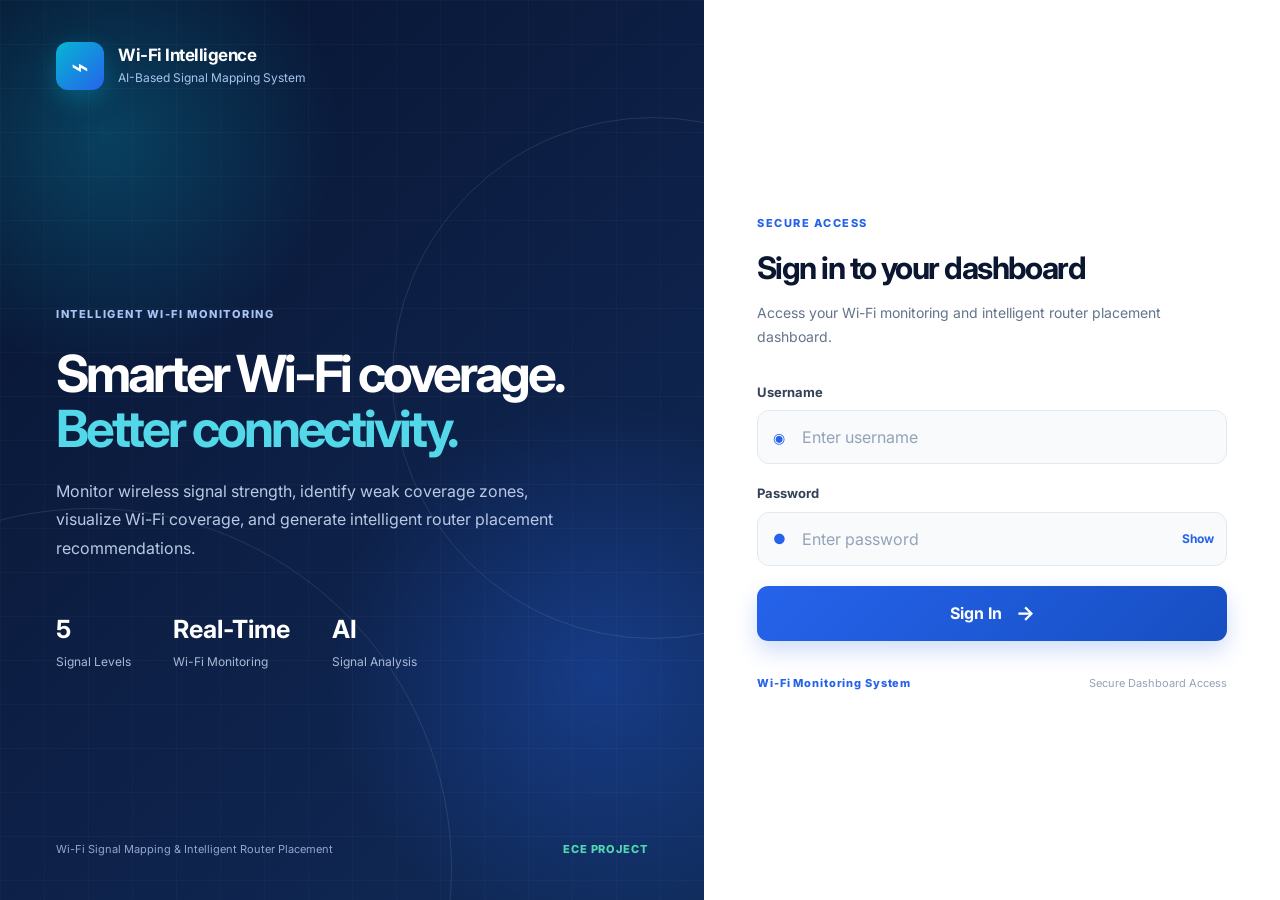
<file: index.html>
<!DOCTYPE html>
<html lang="en">
<head>
    <meta charset="UTF-8">
    <meta name="viewport" content="width=device-width, initial-scale=1.0">

    <title>Wi-Fi Intelligence | Sign In</title>

    <link rel="preconnect" href="https://fonts.googleapis.com">
    <link rel="preconnect" href="https://fonts.gstatic.com" crossorigin>

    <link
        href="https://fonts.googleapis.com/css2?family=Inter:wght@400;500;600;700;800&display=swap"
        rel="stylesheet"
    >

    <link rel="stylesheet" href="style.css">
</head>

<body class="login-page">

    <main class="login-wrapper">

        <!-- =====================================================
             LEFT SIDE - PROJECT INTRODUCTION
        ====================================================== -->

        <section class="login-visual">

            <div class="visual-overlay"></div>

            <!-- BRAND -->
            <div class="brand-block">

                <div class="brand-icon large">
                    ⌁
                </div>

                <div>
                    <h1>Wi-Fi Intelligence</h1>

                    <p>
                        AI-Based Signal Mapping System
                    </p>
                </div>

            </div>


            <!-- MAIN INTRODUCTION -->
            <div class="visual-content">

                <span class="eyebrow">
                    INTELLIGENT WI-FI MONITORING
                </span>


                <h2>

                    Smarter Wi-Fi coverage.

                    <span>
                        Better connectivity.
                    </span>

                </h2>


                <p>

                    Monitor wireless signal strength, identify
                    weak coverage zones, visualize Wi-Fi coverage,
                    and generate intelligent router placement
                    recommendations.

                </p>


                <!-- SYSTEM FEATURES -->
                <div class="visual-stats">

                    <div>

                        <strong>
                            5
                        </strong>

                        <span>
                            Signal Levels
                        </span>

                    </div>


                    <div>

                        <strong>
                            Real-Time
                        </strong>

                        <span>
                            Wi-Fi Monitoring
                        </span>

                    </div>


                    <div>

                        <strong>
                            AI
                        </strong>

                        <span>
                            Signal Analysis
                        </span>

                    </div>

                </div>

            </div>


            <!-- FOOTER -->
            <div class="visual-footer">

                <span>
                    Wi-Fi Signal Mapping &amp; Intelligent Router Placement
                </span>

                <span>
                    ECE PROJECT
                </span>

            </div>

        </section>



        <!-- =====================================================
             RIGHT SIDE - LOGIN
        ====================================================== -->

        <section class="login-panel">

            <div class="login-card">


                <!-- MOBILE BRAND -->
                <div class="mobile-logo">

                    <div class="brand-icon">
                        ⌁
                    </div>

                    <div>

                        <strong>
                            Wi-Fi Intelligence
                        </strong>

                        <span>
                            Signal Mapping System
                        </span>

                    </div>

                </div>



                <!-- LOGIN HEADING -->
                <div class="login-heading">

                    <span class="eyebrow blue">
                        SECURE ACCESS
                    </span>


                    <h2>
                        Sign in to your dashboard
                    </h2>


                    <p>
                        Access your Wi-Fi monitoring and
                        intelligent router placement dashboard.
                    </p>

                </div>



                <!-- =================================================
                     LOGIN FORM
                ================================================== -->

                <form
                    id="loginForm"
                    class="login-form"
                >


                    <!-- USERNAME -->
                    <div class="form-group">

                        <label for="username">
                            Username
                        </label>


                        <div class="input-wrapper">

                            <span class="input-icon">
                                ◉
                            </span>


                            <input
                                type="text"
                                id="username"
                                name="username"
                                placeholder="Enter username"
                                autocomplete="username"
                                required
                            >

                        </div>

                    </div>



                    <!-- PASSWORD -->
                    <div class="form-group">

                        <label for="password">
                            Password
                        </label>


                        <div class="input-wrapper">

                            <span class="input-icon">
                                ●
                            </span>


                            <input
                                type="password"
                                id="password"
                                name="password"
                                placeholder="Enter password"
                                autocomplete="current-password"
                                required
                            >


                            <button
                                type="button"
                                class="password-toggle"
                                id="togglePassword"
                                aria-label="Show password"
                            >
                                Show
                            </button>

                        </div>

                    </div>



                    <!-- LOGIN ERROR -->
                    <div
                        id="loginError"
                        class="login-error"
                        hidden
                    >
                        Invalid username or password.
                    </div>



                    <!-- LOGIN BUTTON -->
                    <button
                        type="submit"
                        class="primary-button login-button"
                    >

                        <span>
                            Sign In
                        </span>

                        <span class="button-arrow">
                            →
                        </span>

                    </button>


                </form>



                <!-- =================================================
                     SECURITY INFORMATION
                ================================================== -->

                <div class="login-bottom">

                    <span>
                        Wi-Fi Monitoring System
                    </span>

                    <span>
                        Secure Dashboard Access
                    </span>

                </div>


            </div>

        </section>

    </main>



    <!-- JAVASCRIPT -->
    <script src="script.js"></script>

</body>
</html>
</file>
<file: style.css>
:root {
    --navy: #0b1630;
    --navy-light: #14254a;
    --blue: #2563eb;
    --blue-light: #eff6ff;
    --cyan: #06b6d4;
    --green: #16a34a;
    --green-light: #dcfce7;
    --yellow: #eab308;
    --yellow-light: #fef9c3;
    --orange: #f97316;
    --orange-light: #ffedd5;
    --red: #ef4444;
    --red-light: #fee2e2;
    --purple: #8b5cf6;
    --white: #ffffff;
    --gray-50: #f8fafc;
    --gray-100: #f1f5f9;
    --gray-200: #e2e8f0;
    --gray-300: #cbd5e1;
    --gray-400: #94a3b8;
    --gray-500: #64748b;
    --gray-600: #475569;
    --gray-700: #334155;
    --gray-800: #1e293b;
    --shadow-sm: 0 2px 8px rgba(15, 23, 42, 0.05);
    --shadow-md: 0 12px 30px rgba(15, 23, 42, 0.08);
    --shadow-lg: 0 20px 50px rgba(15, 23, 42, 0.12);
    --radius-sm: 8px;
    --radius-md: 14px;
    --radius-lg: 20px;
    --transition: 0.25s ease;
}

* {
    margin: 0;
    padding: 0;
    box-sizing: border-box;
}

html {
    scroll-behavior: smooth;
}

body {
    font-family: "Inter", Arial, sans-serif;
    color: var(--gray-800);
    background: var(--gray-50);
    line-height: 1.5;
}

button,
input {
    font: inherit;
}

button {
    cursor: pointer;
}

a {
    color: inherit;
    text-decoration: none;
}

/* ------------------------------
   LOGIN PAGE
------------------------------ */

.login-page {
    min-height: 100vh;
    background: var(--white);
}

.login-wrapper {
    min-height: 100vh;
    display: grid;
    grid-template-columns: 1.1fr 0.9fr;
}

.login-visual {
    position: relative;
    overflow: hidden;
    padding: 42px 8%;
    color: var(--white);
    background:
        radial-gradient(circle at 15% 15%, rgba(6, 182, 212, 0.26), transparent 24%),
        radial-gradient(circle at 85% 75%, rgba(37, 99, 235, 0.35), transparent 30%),
        linear-gradient(135deg, #07142f 0%, #0d1f45 48%, #102b59 100%);
    display: flex;
    flex-direction: column;
    justify-content: space-between;
}

.login-visual::before,
.login-visual::after {
    content: "";
    position: absolute;
    border: 1px solid rgba(255, 255, 255, 0.1);
    border-radius: 50%;
    pointer-events: none;
}

.login-visual::before {
    width: 520px;
    height: 520px;
    top: 13%;
    right: -210px;
}

.login-visual::after {
    width: 720px;
    height: 720px;
    bottom: -330px;
    left: -270px;
}

.visual-overlay {
    position: absolute;
    inset: 0;
    background-image:
        linear-gradient(rgba(255,255,255,0.025) 1px, transparent 1px),
        linear-gradient(90deg, rgba(255,255,255,0.025) 1px, transparent 1px);
    background-size: 44px 44px;
    pointer-events: none;
}

.brand-block {
    position: relative;
    z-index: 1;
    display: flex;
    gap: 14px;
    align-items: center;
}

.brand-icon {
    width: 42px;
    height: 42px;
    display: grid;
    place-items: center;
    color: var(--white);
    font-size: 26px;
    border-radius: 12px;
    background: linear-gradient(135deg, var(--cyan), var(--blue));
    box-shadow: 0 8px 24px rgba(6, 182, 212, 0.3);
}

.brand-icon.large {
    width: 48px;
    height: 48px;
    font-size: 30px;
}

.brand-block h1 {
    font-size: 17px;
    line-height: 1.2;
    letter-spacing: -0.03em;
}

.brand-block p {
    margin-top: 3px;
    color: #a8c3ee;
    font-size: 12px;
}

.visual-content {
    position: relative;
    z-index: 1;
    max-width: 620px;
    margin-top: 80px;
    margin-bottom: 40px;
}

.eyebrow {
    display: inline-block;
    color: #a9c4f3;
    font-size: 11px;
    font-weight: 800;
    letter-spacing: 0.14em;
}

.eyebrow.blue {
    color: var(--blue);
}

.visual-content h2 {
    margin: 22px 0 20px;
    max-width: 580px;
    font-size: clamp(36px, 4vw, 62px);
    line-height: 1.08;
    letter-spacing: -0.06em;
}

.visual-content h2 span {
    display: block;
    color: #52d8e9;
}

.visual-content p {
    max-width: 500px;
    color: #b9c9e4;
    font-size: 16px;
    line-height: 1.8;
}

.visual-stats {
    display: flex;
    gap: 42px;
    margin-top: 48px;
}

.visual-stats div {
    display: flex;
    flex-direction: column;
    gap: 5px;
}

.visual-stats strong {
    font-size: 25px;
    color: var(--white);
}

.visual-stats span {
    color: #a9b9d5;
    font-size: 12px;
}

.visual-footer {
    position: relative;
    z-index: 1;
    display: flex;
    justify-content: space-between;
    gap: 20px;
    color: #91a7ce;
    font-size: 11px;
}

.visual-footer span:last-child {
    color: #51d8b1;
    font-weight: 800;
    letter-spacing: 0.08em;
}

.login-panel {
    display: flex;
    align-items: center;
    justify-content: center;
    padding: 40px 8%;
    background: var(--white);
}

.login-card {
    width: 100%;
    max-width: 470px;
}

.mobile-logo {
    display: none;
}

.login-heading {
    margin-bottom: 34px;
}

.login-heading h2 {
    margin: 12px 0 10px;
    color: var(--navy);
    font-size: 31px;
    letter-spacing: -0.05em;
}

.login-heading p {
    color: var(--gray-500);
    font-size: 14px;
    line-height: 1.7;
}

.login-form {
    display: flex;
    flex-direction: column;
    gap: 20px;
}

.form-group {
    display: flex;
    flex-direction: column;
    gap: 8px;
}

.form-group label {
    color: var(--gray-700);
    font-size: 13px;
    font-weight: 700;
}

.input-wrapper {
    position: relative;
    display: flex;
    align-items: center;
}

.input-icon {
    position: absolute;
    left: 16px;
    color: var(--blue);
    font-size: 14px;
    z-index: 1;
}

.input-wrapper input {
    width: 100%;
    height: 54px;
    padding: 0 50px 0 44px;
    color: var(--gray-800);
    border: 1px solid var(--gray-200);
    border-radius: 12px;
    outline: none;
    background: var(--gray-50);
    transition: var(--transition);
}

.input-wrapper input::placeholder {
    color: var(--gray-400);
}

.input-wrapper input:focus {
    border-color: var(--blue);
    background: var(--white);
    box-shadow: 0 0 0 4px rgba(37, 99, 235, 0.1);
}

.password-toggle {
    position: absolute;
    right: 13px;
    border: 0;
    color: var(--blue);
    background: transparent;
    font-size: 12px;
    font-weight: 700;
}

.primary-button,
.secondary-button,
.outline-button {
    border: 0;
    border-radius: 11px;
    font-weight: 700;
    transition: var(--transition);
}

.primary-button {
    display: flex;
    justify-content: center;
    align-items: center;
    gap: 14px;
    height: 55px;
    color: var(--white);
    background: linear-gradient(135deg, var(--blue), #174fc2);
    box-shadow: 0 10px 22px rgba(37, 99, 235, 0.22);
}

.primary-button:hover {
    transform: translateY(-2px);
    box-shadow: 0 14px 28px rgba(37, 99, 235, 0.3);
}

.button-arrow {
    font-size: 20px;
}

.login-error {
    padding: 12px 14px;
    color: #b91c1c;
    border: 1px solid #fecaca;
    border-radius: 10px;
    background: #fff1f2;
    font-size: 13px;
}

.demo-login-box {
    margin-top: 26px;
    padding: 16px;
    border: 1px solid #bae6fd;
    border-radius: 12px;
    background: #f0f9ff;
}

.demo-login-title {
    display: flex;
    align-items: center;
    gap: 8px;
    color: #075985;
    font-size: 12px;
    font-weight: 800;
}

.demo-dot {
    width: 8px;
    height: 8px;
    border-radius: 50%;
    background: var(--cyan);
}

.demo-credentials {
    display: flex;
    justify-content: space-between;
    gap: 10px;
    margin-top: 10px;
    color: #0369a1;
    font-size: 12px;
}

.demo-credentials strong {
    color: var(--navy);
}

.login-bottom {
    display: flex;
    justify-content: space-between;
    gap: 15px;
    margin-top: 34px;
    color: var(--gray-400);
    font-size: 11px;
}

.login-bottom span:first-child {
    color: var(--blue);
    font-weight: 800;
    letter-spacing: 0.08em;
}

/* ------------------------------
   DASHBOARD LAYOUT
------------------------------ */

.dashboard-page {
    background: var(--gray-50);
}

.app-layout {
    min-height: 100vh;
    display: flex;
}

.sidebar {
    position: fixed;
    top: 0;
    left: 0;
    z-index: 20;
    width: 265px;
    height: 100vh;
    display: flex;
    flex-direction: column;
    padding: 27px 18px 20px;
    color: var(--white);
    background: var(--navy);
}

.sidebar-brand {
    display: flex;
    align-items: center;
    gap: 11px;
    padding: 0 12px 28px;
    border-bottom: 1px solid rgba(255, 255, 255, 0.1);
}

.sidebar-brand strong {
    display: block;
    font-size: 13px;
    letter-spacing: -0.02em;
}

.sidebar-brand span {
    display: block;
    margin-top: 3px;
    color: #9db2d7;
    font-size: 10px;
}

.sidebar-nav {
    padding-top: 28px;
}

.nav-label {
    padding: 0 12px;
    color: #7086b0;
    font-size: 10px;
    font-weight: 800;
    letter-spacing: 0.13em;
}

.second-label {
    margin-top: 29px;
}

.nav-item {
    display: flex;
    align-items: center;
    gap: 13px;
    margin-top: 8px;
    padding: 12px;
    color: #a9b9d4;
    border-radius: 10px;
    font-size: 13px;
    font-weight: 600;
    transition: var(--transition);
}

.nav-item:hover,
.nav-item.active {
    color: var(--white);
    background: linear-gradient(90deg, rgba(37, 99, 235, 0.35), rgba(6, 182, 212, 0.1));
}

.nav-item.active {
    box-shadow: inset 3px 0 0 var(--cyan);
}

.nav-icon {
    width: 19px;
    color: #82a6e5;
    font-size: 17px;
    text-align: center;
}

.nav-item.active .nav-icon {
    color: #68e0eb;
}

.sidebar-bottom {
    margin-top: auto;
}

.sidebar-project-card {
    margin: 0 5px 20px;
    padding: 16px;
    border: 1px solid rgba(111, 160, 236, 0.25);
    border-radius: 13px;
    background: linear-gradient(135deg, rgba(37, 99, 235, 0.22), rgba(6, 182, 212, 0.09));
}

.project-chip {
    display: inline-block !important;
    margin-bottom: 10px;
    padding: 4px 7px;
    color: #91e7ed !important;
    border-radius: 5px;
    background: rgba(6, 182, 212, 0.14);
    font-size: 9px !important;
    font-weight: 800 !important;
    letter-spacing: 0.08em;
}

.sidebar-project-card h4 {
    font-size: 12px;
    line-height: 1.4;
}

.sidebar-project-card p {
    margin-top: 6px;
    color: #9fb0d0;
    font-size: 10px;
    line-height: 1.5;
}

.sidebar-user {
    display: flex;
    align-items: center;
    gap: 9px;
    padding: 14px 10px 0;
    border-top: 1px solid rgba(255, 255, 255, 0.1);
}

.avatar {
    width: 32px;
    height: 32px;
    display: grid;
    place-items: center;
    color: var(--white);
    border-radius: 10px;
    background: linear-gradient(135deg, var(--cyan), var(--blue));
    font-size: 12px;
    font-weight: 800;
}

.sidebar-user strong,
.sidebar-user span {
    display: block;
}

.sidebar-user strong {
    font-size: 11px;
}

.sidebar-user div span {
    margin-top: 2px;
    color: #8296bb;
    font-size: 9px;
}

.user-status {
    width: 8px;
    height: 8px;
    margin-left: auto;
    border: 2px solid var(--navy);
    border-radius: 50%;
    background: #22c55e;
}

.main-wrapper {
    width: calc(100% - 265px);
    margin-left: 265px;
}

.top-header {
    min-height: 84px;
    display: flex;
    justify-content: space-between;
    align-items: center;
    gap: 20px;
    padding: 18px 38px;
    border-bottom: 1px solid var(--gray-200);
    background: rgba(255, 255, 255, 0.92);
}

.header-left {
    display: flex;
    align-items: center;
    gap: 14px;
}

.header-title-row {
    display: flex;
    align-items: center;
    flex-wrap: wrap;
    gap: 10px;
}

.header-left h1 {
    color: var(--navy);
    font-size: 18px;
    letter-spacing: -0.04em;
}

.header-left p {
    margin-top: 4px;
    color: var(--gray-500);
    font-size: 11px;
}

.demo-badge,
.panel-tag,
.ai-status,
.alert-count {
    display: inline-flex;
    align-items: center;
    padding: 5px 8px;
    border-radius: 5px;
    font-size: 9px;
    font-weight: 800;
    letter-spacing: 0.06em;
}

.demo-badge {
    color: #0369a1;
    background: #e0f2fe;
}

.panel-tag {
    color: var(--gray-500);
    background: var(--gray-100);
}

.ai-status {
    color: #15803d;
    background: var(--green-light);
}

.alert-count {
    color: #c2410c;
    background: var(--orange-light);
}

.header-actions {
    display: flex;
    align-items: center;
    gap: 20px;
}

.system-online {
    display: flex;
    align-items: center;
    gap: 8px;
    color: var(--green);
    font-size: 12px;
    font-weight: 700;
}

.online-pulse,
.online-dot {
    display: inline-block;
    width: 8px;
    height: 8px;
    border-radius: 50%;
    background: #22c55e;
    box-shadow: 0 0 0 4px rgba(34, 197, 94, 0.13);
}

.header-divider {
    width: 1px;
    height: 25px;
    background: var(--gray-200);
}

.logout-button {
    display: flex;
    align-items: center;
    gap: 7px;
    padding: 9px 12px;
    color: var(--gray-600);
    border: 1px solid var(--gray-200);
    border-radius: 8px;
    background: var(--white);
    font-size: 12px;
    font-weight: 700;
    transition: var(--transition);
}

.logout-button:hover {
    color: var(--red);
    border-color: #fecaca;
    background: #fff7f7;
}

.mobile-menu-button {
    display: none;
    padding: 8px;
    color: var(--navy);
    border: 1px solid var(--gray-200);
    border-radius: 8px;
    background: var(--white);
}

/* ------------------------------
   DASHBOARD CONTENT
------------------------------ */

.dashboard-content {
    max-width: 1700px;
    margin: 0 auto;
    padding: 30px 38px 25px;
}

.demo-notice {
    display: flex;
    align-items: center;
    gap: 13px;
    margin-bottom: 25px;
    padding: 13px 16px;
    border: 1px solid #bae6fd;
    border-radius: 12px;
    background: #f0f9ff;
}

.notice-icon {
    width: 24px;
    height: 24px;
    display: grid;
    flex-shrink: 0;
    place-items: center;
    color: var(--white);
    border-radius: 50%;
    background: var(--blue);
    font-size: 12px;
    font-weight: 800;
}

.demo-notice strong {
    display: block;
    color: #075985;
    font-size: 12px;
}

.demo-notice p {
    margin-top: 2px;
    color: #0369a1;
    font-size: 11px;
}

.notice-label {
    margin-left: auto;
    color: #0284c7;
    font-size: 10px;
    font-weight: 800;
    letter-spacing: 0.07em;
    white-space: nowrap;
}

.stats-grid {
    display: grid;
    grid-template-columns: repeat(6, minmax(0, 1fr));
    gap: 16px;
    margin-bottom: 25px;
}

.stat-card {
    min-width: 0;
    padding: 18px;
    border: 1px solid var(--gray-200);
    border-radius: var(--radius-md);
    background: var(--white);
    box-shadow: var(--shadow-sm);
    transition: var(--transition);
}

.stat-card:hover {
    transform: translateY(-3px);
    box-shadow: var(--shadow-md);
}

.stat-card-top {
    display: flex;
    align-items: center;
    justify-content: space-between;
    gap: 8px;
    margin-bottom: 18px;
}

.stat-icon {
    width: 35px;
    height: 35px;
    display: grid;
    place-items: center;
    border-radius: 10px;
    font-size: 18px;
    font-weight: 800;
}

.blue-icon {
    color: var(--blue);
    background: var(--blue-light);
}

.green-icon {
    color: var(--green);
    background: var(--green-light);
}

.cyan-icon {
    color: #0891b2;
    background: #cffafe;
}

.orange-icon {
    color: var(--orange);
    background: var(--orange-light);
}

.purple-icon {
    color: var(--purple);
    background: #ede9fe;
}

.trend {
    padding: 4px 6px;
    border-radius: 5px;
    font-size: 9px;
    font-weight: 800;
}

.trend.positive {
    color: var(--green);
    background: var(--green-light);
}

.trend.neutral {
    color: var(--blue);
    background: var(--blue-light);
}

.stat-label {
    color: var(--gray-500);
    font-size: 11px;
    font-weight: 600;
}

.stat-card h2 {
    overflow: hidden;
    margin: 6px 0 4px;
    color: var(--navy);
    font-size: 24px;
    letter-spacing: -0.05em;
    text-overflow: ellipsis;
    white-space: nowrap;
}

.stat-card h2 small {
    color: var(--gray-400);
    font-size: 11px;
    font-weight: 600;
    letter-spacing: 0;
}

.stat-card h2.text-value {
    font-size: 16px;
    margin-top: 11px;
}

.stat-description {
    overflow: hidden;
    color: var(--gray-400);
    font-size: 10px;
    text-overflow: ellipsis;
    white-space: nowrap;
}

.status-pill {
    display: inline-flex;
    padding: 4px 7px;
    border-radius: 5px;
    font-size: 9px;
    font-weight: 800;
}

.status-pill.connected {
    color: var(--green);
    background: var(--green-light);
}

.dashboard-grid {
    display: grid;
    grid-template-columns: minmax(0, 1.15fr) minmax(340px, 0.85fr);
    gap: 22px;
}

.panel {
    min-width: 0;
    padding: 23px;
    border: 1px solid var(--gray-200);
    border-radius: var(--radius-lg);
    background: var(--white);
    box-shadow: var(--shadow-sm);
}

.wide-panel {
    grid-column: 1 / -1;
}

.panel-header {
    display: flex;
    align-items: flex-start;
    justify-content: space-between;
    gap: 15px;
    margin-bottom: 22px;
}

.section-kicker {
    display: block;
    margin-bottom: 5px;
    color: var(--blue);
    font-size: 9px;
    font-weight: 800;
    letter-spacing: 0.15em;
}

.panel-header h2 {
    color: var(--navy);
    font-size: 17px;
    letter-spacing: -0.04em;
}

.panel-subtitle {
    margin-top: 5px;
    color: var(--gray-500);
    font-size: 11px;
}

/* ------------------------------
   WI-FI INFORMATION
------------------------------ */

.wifi-info-layout {
    display: grid;
    grid-template-columns: minmax(300px, 0.8fr) minmax(400px, 1.2fr);
    align-items: center;
    gap: 26px;
}

.wifi-main-card {
    display: flex;
    align-items: center;
    gap: 22px;
    padding: 20px;
    border: 1px solid #dbeafe;
    border-radius: 15px;
    background: linear-gradient(135deg, #eff6ff, #f8fbff);
}

.wifi-signal-ring {
    width: 116px;
    height: 116px;
    display: grid;
    flex-shrink: 0;
    place-items: center;
    border: 9px solid #bfdbfe;
    border-right-color: var(--blue);
    border-bottom-color: var(--cyan);
    border-radius: 50%;
    transform: rotate(-32deg);
}

.wifi-signal-ring > div {
    display: flex;
    flex-direction: column;
    align-items: center;
    transform: rotate(32deg);
}

.wifi-signal-ring strong {
    color: var(--navy);
    font-size: 25px;
    line-height: 1;
}

.wifi-signal-ring span {
    margin-top: 4px;
    color: var(--gray-500);
    font-size: 10px;
}

.signal-badge {
    display: inline-block;
    padding: 5px 8px;
    border-radius: 5px;
    font-size: 10px;
    font-weight: 800;
}

.signal-badge.excellent {
    color: var(--green);
    background: var(--green-light);
}

.wifi-main-details h3 {
    margin: 10px 0 5px;
    color: var(--navy);
    font-size: 20px;
    letter-spacing: -0.04em;
}

.wifi-main-details p {
    color: var(--gray-500);
    font-size: 11px;
}

.wifi-details-grid {
    display: grid;
    grid-template-columns: repeat(2, 1fr);
    gap: 14px;
}

.detail-item {
    display: flex;
    align-items: center;
    gap: 12px;
    padding: 14px;
    border: 1px solid var(--gray-200);
    border-radius: 12px;
    background: var(--gray-50);
}

.detail-icon {
    width: 30px;
    height: 30px;
    display: grid;
    flex-shrink: 0;
    place-items: center;
    color: var(--blue);
    border-radius: 8px;
    background: var(--blue-light);
    font-size: 15px;
}

.detail-item span:not(.detail-icon) {
    display: block;
    color: var(--gray-500);
    font-size: 10px;
}

.detail-item strong {
    display: block;
    margin-top: 3px;
    color: var(--gray-800);
    font-size: 12px;
}

/* ------------------------------
   HEAT MAP
------------------------------ */

.heatmap-layout {
    display: grid;
    grid-template-columns: minmax(450px, 1fr) 280px;
    gap: 28px;
}

.heatmap-container {
    min-width: 0;
    padding: 18px;
    border: 1px solid var(--gray-200);
    border-radius: 15px;
    background: #f8fafc;
}

.heatmap-top-labels {
    display: grid;
    grid-template-columns: 30px repeat(8, 1fr);
    gap: 5px;
    margin-bottom: 5px;
    color: var(--gray-400);
    font-size: 10px;
    font-weight: 700;
    text-align: center;
}

.heatmap-body {
    display: grid;
    grid-template-columns: 30px 1fr;
    gap: 5px;
}

.heatmap-side-labels {
    display: grid;
    grid-template-rows: repeat(5, 1fr);
    gap: 5px;
    color: var(--gray-400);
    font-size: 10px;
    font-weight: 700;
    text-align: center;
}

.heatmap-side-labels span {
    display: grid;
    place-items: center;
}

.heatmap-grid {
    display: grid;
    grid-template-columns: repeat(8, 1fr);
    grid-template-rows: repeat(5, 50px);
    gap: 5px;
}

.heat-cell {
    position: relative;
    display: grid;
    place-items: center;
    border-radius: 7px;
    color: rgba(15, 23, 42, 0.65);
    font-size: 10px;
    font-weight: 800;
    cursor: help;
    transition: var(--transition);
}

.heat-cell:hover {
    z-index: 2;
    transform: scale(1.08);
    box-shadow: 0 6px 16px rgba(15, 23, 42, 0.2);
}

.heat-cell.current-cell {
    outline: 3px solid var(--navy);
    outline-offset: 2px;
}

.excellent-color {
    background: #22c55e;
}

.good-color {
    background: #86efac;
}

.fair-color {
    background: #fde047;
}

.poor-color {
    background: #fb923c;
}

.weak-color {
    background: #ef4444;
}

.heatmap-location-marker {
    display: flex;
    align-items: center;
    gap: 7px;
    margin-top: 14px;
    color: var(--gray-500);
    font-size: 10px;
    font-weight: 600;
}

.location-marker-dot {
    width: 8px;
    height: 8px;
    border: 2px solid var(--white);
    border-radius: 50%;
    background: var(--navy);
    box-shadow: 0 0 0 2px var(--navy);
}

.heatmap-side-panel {
    padding: 4px 0;
}

.heatmap-side-panel h3 {
    color: var(--navy);
    font-size: 14px;
}

.heatmap-side-panel > p {
    margin-top: 4px;
    color: var(--gray-500);
    font-size: 11px;
}

.legend-list {
    display: flex;
    flex-direction: column;
    gap: 12px;
    margin-top: 22px;
}

.legend-item {
    display: grid;
    grid-template-columns: 13px 1fr auto;
    align-items: center;
    gap: 8px;
    color: var(--gray-600);
    font-size: 10px;
}

.legend-item strong {
    color: var(--gray-400);
    font-size: 9px;
    font-weight: 600;
}

.legend-color {
    width: 12px;
    height: 12px;
    border-radius: 4px;
}

.heatmap-summary {
    display: grid;
    grid-template-columns: 1fr 1fr;
    gap: 10px;
    margin-top: 26px;
    padding-top: 18px;
    border-top: 1px solid var(--gray-200);
}

.heatmap-summary div {
    display: flex;
    flex-direction: column;
    gap: 4px;
}

.heatmap-summary span {
    color: var(--gray-500);
    font-size: 10px;
}

.heatmap-summary strong {
    color: var(--navy);
    font-size: 15px;
}

/* ------------------------------
   RECOMMENDATION
------------------------------ */

.recommendation-card {
    display: flex;
    align-items: flex-start;
    gap: 13px;
    padding: 17px;
    border: 1px solid #c4b5fd;
    border-radius: 13px;
    background: linear-gradient(135deg, #f5f3ff, #eef2ff);
}

.recommendation-icon {
    width: 35px;
    height: 35px;
    display: grid;
    flex-shrink: 0;
    place-items: center;
    color: var(--white);
    border-radius: 10px;
    background: linear-gradient(135deg, var(--purple), var(--blue));
    font-size: 18px;
}

.recommendation-label {
    color: var(--purple);
    font-size: 9px;
    font-weight: 800;
    letter-spacing: 0.07em;
}

.recommendation-card h3 {
    margin: 7px 0 6px;
    color: var(--navy);
    font-size: 14px;
    line-height: 1.4;
}

.recommendation-card p {
    color: var(--gray-600);
    font-size: 11px;
    line-height: 1.6;
}

.recommendation-points {
    display: flex;
    flex-direction: column;
    gap: 11px;
    margin: 20px 0;
}

.recommendation-points div {
    display: flex;
    align-items: center;
    gap: 8px;
    color: var(--gray-600);
    font-size: 11px;
}

.check-icon {
    width: 17px;
    height: 17px;
    display: grid;
    place-items: center;
    color: var(--green);
    border-radius: 50%;
    background: var(--green-light);
    font-size: 10px;
    font-weight: 800;
}

.secondary-button {
    display: flex;
    justify-content: space-between;
    align-items: center;
    width: 100%;
    padding: 12px 14px;
    color: var(--blue);
    border: 1px solid #bfdbfe;
    background: var(--blue-light);
    font-size: 11px;
}

.secondary-button:hover {
    background: #dbeafe;
}

/* ------------------------------
   COVERAGE SUMMARY
------------------------------ */

.coverage-score {
    display: flex;
    align-items: center;
    gap: 15px;
    margin-bottom: 22px;
}

.score-circle {
    width: 82px;
    height: 82px;
    display: flex;
    flex-direction: column;
    align-items: center;
    justify-content: center;
    flex-shrink: 0;
    border: 8px solid #bbf7d0;
    border-top-color: var(--green);
    border-radius: 50%;
}

.score-circle strong {
    color: var(--navy);
    font-size: 18px;
    line-height: 1;
}

.score-circle span {
    color: var(--gray-500);
    font-size: 9px;
}

.coverage-score h3 {
    color: var(--navy);
    font-size: 13px;
}

.coverage-score p {
    margin-top: 4px;
    color: var(--gray-500);
    font-size: 10px;
    line-height: 1.5;
}

.coverage-bars {
    display: flex;
    flex-direction: column;
    gap: 12px;
}

.coverage-row > div:first-child {
    display: flex;
    justify-content: space-between;
    gap: 10px;
    margin-bottom: 5px;
    color: var(--gray-600);
    font-size: 10px;
}

.coverage-row > div:first-child span {
    display: flex;
    align-items: center;
    gap: 6px;
}

.coverage-row strong {
    color: var(--gray-700);
    font-size: 10px;
}

.bar-dot {
    width: 7px;
    height: 7px;
    display: inline-block;
    border-radius: 50%;
}

.progress-track {
    height: 6px;
    overflow: hidden;
    border-radius: 20px;
    background: var(--gray-100);
}

.progress-bar {
    height: 100%;
    border-radius: 20px;
}

.excellent-bg {
    background: #22c55e;
}

.good-bg {
    background: #86efac;
}

.fair-bg {
    background: #fde047;
}

.poor-bg {
    background: #fb923c;
}

.weak-bg {
    background: #ef4444;
}

/* ------------------------------
   CHART
------------------------------ */

.chart-period {
    display: flex;
    gap: 6px;
}

.period-button {
    padding: 7px 10px;
    color: var(--gray-500);
    border: 1px solid var(--gray-200);
    border-radius: 7px;
    background: var(--white);
    font-size: 10px;
    font-weight: 700;
}

.period-button.active,
.period-button:hover {
    color: var(--blue);
    border-color: #bfdbfe;
    background: var(--blue-light);
}

.chart-wrapper {
    position: relative;
    height: 300px;
}

/* ------------------------------
   WEAK ZONES
------------------------------ */

.weak-zone-list {
    display: flex;
    flex-direction: column;
    gap: 12px;
}

.weak-zone-item {
    display: flex;
    align-items: center;
    gap: 11px;
    padding: 12px;
    border: 1px solid var(--gray-200);
    border-radius: 11px;
    background: var(--gray-50);
}

.weak-zone-icon {
    width: 30px;
    height: 30px;
    display: grid;
    flex-shrink: 0;
    place-items: center;
    border-radius: 9px;
    font-size: 13px;
    font-weight: 800;
}

.red-zone {
    color: var(--red);
    background: var(--red-light);
}

.orange-zone {
    color: var(--orange);
    background: var(--orange-light);
}

.weak-zone-content {
    min-width: 0;
    flex: 1;
}

.weak-zone-content h3 {
    overflow: hidden;
    color: var(--gray-800);
    font-size: 11px;
    text-overflow: ellipsis;
    white-space: nowrap;
}

.weak-zone-content p {
    margin-top: 3px;
    color: var(--gray-400);
    font-size: 9px;
}

.weak-zone-value {
    display: flex;
    flex-direction: column;
    align-items: flex-end;
}

.weak-zone-value strong {
    color: var(--red);
    font-size: 14px;
}

.weak-zone-value span {
    color: var(--gray-400);
    font-size: 9px;
}

.text-button {
    display: flex;
    justify-content: space-between;
    width: 100%;
    margin-top: 17px;
    padding: 0;
    color: var(--blue);
    border: 0;
    background: transparent;
    font-size: 11px;
    font-weight: 700;
}

/* ------------------------------
   DEVICE STATUS
------------------------------ */

.device-list {
    display: flex;
    flex-direction: column;
    gap: 13px;
}

.device-item {
    display: flex;
    align-items: center;
    gap: 11px;
}

.device-icon {
    width: 34px;
    height: 34px;
    display: grid;
    flex-shrink: 0;
    place-items: center;
    border-radius: 10px;
    font-size: 16px;
    font-weight: 700;
}

.green-device {
    color: var(--green);
    background: var(--green-light);
}

.blue-device {
    color: var(--blue);
    background: var(--blue-light);
}

.purple-device {
    color: var(--purple);
    background: #ede9fe;
}

.device-info {
    min-width: 0;
    flex: 1;
}

.device-info h3 {
    overflow: hidden;
    color: var(--gray-800);
    font-size: 11px;
    text-overflow: ellipsis;
    white-space: nowrap;
}

.device-info p {
    margin-top: 3px;
    overflow: hidden;
    color: var(--gray-400);
    font-size: 9px;
    text-overflow: ellipsis;
    white-space: nowrap;
}

.device-state {
    display: flex;
    align-items: center;
    gap: 6px;
    color: var(--green);
    font-size: 10px;
    font-weight: 700;
}

.system-footer {
    display: flex;
    justify-content: space-between;
    gap: 10px;
    margin-top: 20px;
    padding-top: 16px;
    border-top: 1px solid var(--gray-200);
    color: var(--gray-400);
    font-size: 10px;
}

.system-footer strong {
    color: var(--gray-600);
}

/* ------------------------------
   TABLE
------------------------------ */

.outline-button {
    padding: 9px 12px;
    color: var(--blue);
    border: 1px solid #bfdbfe;
    background: var(--white);
    font-size: 10px;
}

.outline-button:hover {
    background: var(--blue-light);
}

.table-wrapper {
    overflow-x: auto;
}

.measurements-table {
    width: 100%;
    min-width: 800px;
    border-collapse: collapse;
}

.measurements-table th {
    padding: 11px 12px;
    color: var(--gray-500);
    border-bottom: 1px solid var(--gray-200);
    background: var(--gray-50);
    font-size: 10px;
    font-weight: 800;
    text-align: left;
    white-space: nowrap;
}

.measurements-table th:first-child {
    border-radius: 8px 0 0 8px;
}

.measurements-table th:last-child {
    border-radius: 0 8px 8px 0;
}

.measurements-table td {
    padding: 14px 12px;
    color: var(--gray-600);
    border-bottom: 1px solid var(--gray-100);
    font-size: 10px;
    white-space: nowrap;
}

.measurements-table tbody tr:last-child td {
    border-bottom: 0;
}

.measurements-table tbody tr:hover {
    background: #f8fbff;
}

.table-status {
    display: inline-block;
    padding: 5px 7px;
    border-radius: 5px;
    font-size: 9px;
    font-weight: 800;
}

.table-status.excellent,
.table-status.good {
    color: var(--green);
    background: var(--green-light);
}

.table-status.fair {
    color: #a16207;
    background: var(--yellow-light);
}

.table-status.poor {
    color: #c2410c;
    background: var(--orange-light);
}

.table-status.weak {
    color: #b91c1c;
    background: var(--red-light);
}

.green-text {
    color: var(--green) !important;
}

.yellow-text {
    color: #ca8a04 !important;
}

.orange-text {
    color: var(--orange) !important;
}

.red-text {
    color: var(--red) !important;
}

.dashboard-footer {
    display: flex;
    justify-content: space-between;
    gap: 15px;
    margin-top: 28px;
    color: var(--gray-400);
    font-size: 10px;
}

/* ------------------------------
   RESPONSIVE DESIGN
------------------------------ */

@media (max-width: 1400px) {
    .stats-grid {
        grid-template-columns: repeat(3, minmax(0, 1fr));
    }

    .wifi-info-layout {
        grid-template-columns: 1fr;
    }
}

@media (max-width: 1100px) {
    .sidebar {
        width: 225px;
    }

    .main-wrapper {
        width: calc(100% - 225px);
        margin-left: 225px;
    }

    .top-header,
    .dashboard-content {
        padding-left: 25px;
        padding-right: 25px;
    }

    .dashboard-grid {
        grid-template-columns: 1fr;
    }

    .wide-panel {
        grid-column: auto;
    }

    .heatmap-layout {
        grid-template-columns: 1fr;
    }

    .heatmap-side-panel {
        padding-top: 0;
    }

    .legend-list {
        display: grid;
        grid-template-columns: repeat(2, 1fr);
    }
}

@media (max-width: 850px) {
    .login-wrapper {
        grid-template-columns: 1fr;
    }

    .login-visual {
        min-height: 400px;
        padding: 30px 8%;
    }

    .visual-content {
        margin-top: 45px;
    }

    .visual-content h2 {
        font-size: 42px;
    }

    .login-panel {
        padding: 50px 8%;
    }

    .sidebar {
        transform: translateX(-100%);
        transition: transform var(--transition);
    }

    .sidebar.open {
        transform: translateX(0);
        box-shadow: 15px 0 35px rgba(15, 23, 42, 0.2);
    }

    .main-wrapper {
        width: 100%;
        margin-left: 0;
    }

    .mobile-menu-button {
        display: block;
    }

    .top-header {
        padding: 15px 20px;
    }

    .dashboard-content {
        padding: 22px 20px;
    }

    .header-actions {
        gap: 10px;
    }

    .system-online {
        font-size: 0;
    }

    .system-online .online-pulse {
        width: 10px;
        height: 10px;
    }

    .header-divider {
        display: none;
    }
}

@media (max-width: 600px) {
    .login-visual {
        min-height: 360px;
        padding: 25px 24px;
    }

    .visual-content {
        margin-top: 35px;
        margin-bottom: 20px;
    }

    .visual-content h2 {
        margin-top: 14px;
        font-size: 35px;
    }

    .visual-content p {
        font-size: 13px;
    }

    .visual-stats {
        gap: 20px;
        margin-top: 28px;
    }

    .visual-stats strong {
        font-size: 19px;
    }

    .visual-stats span {
        font-size: 10px;
    }

    .visual-footer {
        font-size: 9px;
    }

    .login-panel {
        padding: 40px 22px;
    }

    .login-heading h2 {
        font-size: 26px;
    }

    .demo-credentials {
        flex-direction: column;
        gap: 5px;
    }

    .header-left h1 {
        font-size: 14px;
    }

    .header-left p {
        font-size: 9px;
    }

    .logout-button span:last-child {
        display: none;
    }

    .logout-button {
        padding: 8px 10px;
    }

    .dashboard-content {
        padding: 17px 13px;
    }

    .demo-notice {
        align-items: flex-start;
        padding: 12px;
    }

    .notice-label {
        display: none;
    }

    .stats-grid {
        grid-template-columns: repeat(2, minmax(0, 1fr));
        gap: 10px;
    }

    .stat-card {
        padding: 14px;
    }

    .stat-card-top {
        margin-bottom: 14px;
    }

    .stat-card h2 {
        font-size: 20px;
    }

    .stat-card h2.text-value {
        font-size: 13px;
    }

    .panel {
        padding: 17px;
        border-radius: 15px;
    }

    .panel-header {
        margin-bottom: 17px;
    }

    .panel-header h2 {
        font-size: 15px;
    }

    .panel-tag,
    .ai-status,
    .alert-count {
        font-size: 8px;
    }

    .wifi-main-card {
        flex-direction: column;
        align-items: flex-start;
    }

    .wifi-details-grid {
        grid-template-columns: 1fr;
    }

    .heatmap-container {
        padding: 10px;
    }

    .heatmap-grid {
        grid-template-rows: repeat(5, 34px);
        gap: 3px;
    }

    .heatmap-top-labels,
    .heatmap-body {
        gap: 3px;
    }

    .heat-cell {
        font-size: 8px;
    }

    .legend-list {
        grid-template-columns: 1fr;
    }

    .heatmap-summary {
        grid-template-columns: 1fr 1fr;
    }

    .chart-period {
        display: none;
    }

    .chart-wrapper {
        height: 240px;
    }

    .dashboard-footer {
        flex-direction: column;
    }
}

@media (max-width: 390px) {
    .stats-grid {
        grid-template-columns: 1fr;
    }

    .header-title-row .demo-badge {
        display: none;
    }

    .heatmap-top-labels,
    .heatmap-side-labels {
        font-size: 8px;
    }

    .heatmap-grid {
        grid-template-rows: repeat(5, 29px);
    }
}
/* ===== FIXED LEFT SIDEBAR ===== */
.sidebar {
    position: fixed !important;
    top: 0 !important;
    left: 0 !important;
    height: 100vh !important;
    overflow-y: auto !important;
    overflow-x: hidden !important;
    z-index: 1000 !important;
}

/* Keep main dashboard content beside the fixed sidebar */
.dashboard-content {
    margin-left: 260px;
}

/* Keep sidebar navigation visible while scrolling */
.sidebar .nav-menu {
    position: relative;
}

/* Optional: hide scrollbar but still allow sidebar scrolling */
.sidebar::-webkit-scrollbar {
    width: 4px;
}

.sidebar::-webkit-scrollbar-thumb {
    border-radius: 10px;
}
/* ===== SIDEBAR ICON + TEXT SPACING ===== */

.sidebar-nav .nav-item {
    gap: 8px !important;
}

.sidebar-nav .nav-icon {
    width: 19px !important;
    flex: 0 0 19px !important;
}
/* ===== REMOVE EXTRA LEFT SPACE IN DASHBOARD CONTENT ===== */

.dashboard-content {
    margin-left: 0 !important;
    margin-right: 0 !important;
    max-width: none !important;
}
</file>
